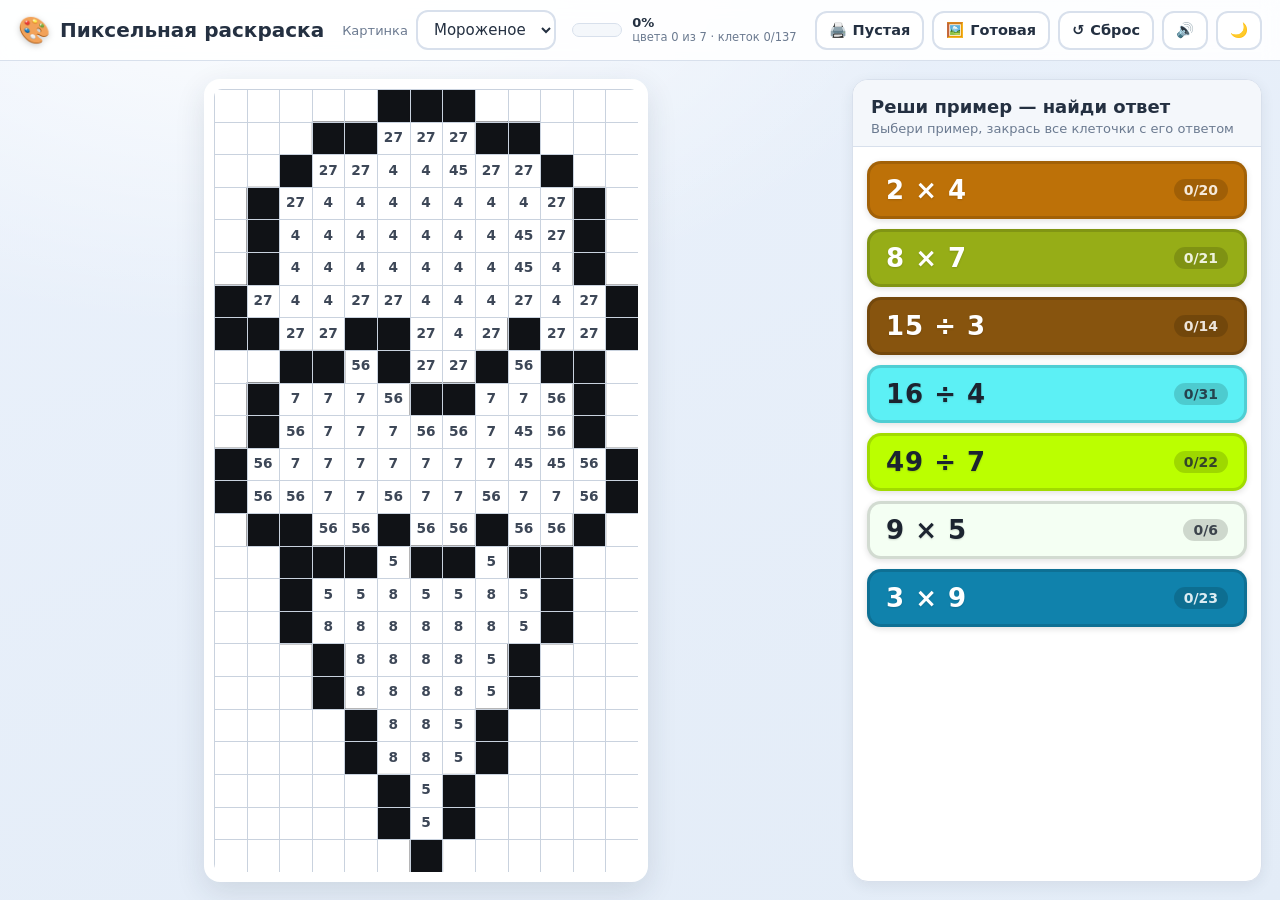
<file: index.html>
<!DOCTYPE html>
<html lang="ru">
<head>
  <meta charset="UTF-8" />
  <meta name="viewport" content="width=device-width, initial-scale=1.0, user-scalable=no" />
  <title>Раскраска по пикселям — учим таблицу умножения</title>
  <meta name="description" content="Детская раскраска по пикселям с примерами из таблицы умножения и деления" />
  <link rel="icon" href="data:image/svg+xml,<svg xmlns='http://www.w3.org/2000/svg' viewBox='0 0 100 100'><rect width='45' height='45' fill='%23e53935'/><rect x='55' width='45' height='45' fill='%23fdd835'/><rect y='55' width='45' height='45' fill='%2364b5f6'/><rect x='55' y='55' width='45' height='45' fill='%2366bb6a'/></svg>" />
  <link rel="stylesheet" href="css/style.css" />
</head>
<body>

  <!-- ================= Шапка: выбор картинки, прогресс, действия ================= -->
  <header class="app-header">
    <div class="brand">
      <span class="brand__logo">🎨</span>
      <span class="brand__name">Пиксельная раскраска</span>
    </div>

    <div class="header-controls">
      <label class="picture-select" title="Выбрать картинку">
        <span class="picture-select__label">Картинка</span>
        <select id="pictureSelect" aria-label="Выбор картинки"></select>
      </label>

      <div class="progress" title="Общий прогресс раскрашивания">
        <div class="progress__bar" role="progressbar" aria-valuemin="0" aria-valuemax="100" aria-valuenow="0">
          <div class="progress__fill" id="progressFill"></div>
        </div>
        <div class="progress__text">
          <span id="progressText">0%</span>
          <span class="progress__colors" id="progressColors">цвета 0 из 0</span>
        </div>
      </div>
    </div>

    <div class="header-actions">
      <button class="icon-btn" id="btnPrintBlank" title="Распечатать чистую раскраску (контуры и числа)">
        🖨️<span class="icon-btn__label">Пустая</span>
      </button>
      <button class="icon-btn" id="btnPrintFull" title="Распечатать полностью закрашенную картинку">
        🖼️<span class="icon-btn__label">Готовая</span>
      </button>
      <button class="icon-btn" id="btnReset" title="Сбросить раскрашенное">
        ↺<span class="icon-btn__label">Сброс</span>
      </button>
      <button class="icon-btn" id="btnSound" title="Включить или выключить звук" aria-pressed="true">🔊</button>
      <button class="icon-btn" id="btnTheme" title="Переключить светлую и тёмную тему">🌙</button>
    </div>
  </header>

  <!-- ================= Рабочая область: канвас (2/3) + панель цветов (1/3) ============ -->
  <main class="workspace">

    <section class="canvas-area" id="canvasArea">
      <div class="paper" id="paper">
        <canvas id="board" aria-label="Поле для раскрашивания"></canvas>
      </div>

      <div class="toast" id="toast" hidden></div>
    </section>

    <aside class="palette-panel">
      <div class="palette-panel__head">
        <h2>Реши пример — найди ответ</h2>
        <p class="palette-panel__sub">Выбери пример, закрась все клеточки с его ответом</p>
      </div>
      <div class="palette-buttons" id="paletteButtons" role="listbox" aria-label="Цвета с примерами"></div>
    </aside>

  </main>

  <!-- Окно «картинка готова» -->
  <div class="win-overlay" id="winOverlay" hidden>
    <div class="win-card">
      <div class="win-card__emoji">🎉</div>
      <h2 class="win-card__title">Ура! Картинка готова!</h2>
      <p class="win-card__text" id="winText"></p>
      <div class="win-card__buttons">
        <button class="btn btn--primary" id="winPrint">🖨️ Распечатать</button>
        <button class="btn" id="winChange">🖼️ Другая картинка</button>
        <button class="btn" id="winClose">Закрыть</button>
      </div>
    </div>
    <div class="confetti" id="confetti"></div>
  </div>

  <!-- Диалог подтверждения сброса -->
  <div class="modal" id="resetModal" hidden>
    <div class="modal__card">
      <h3>Сбросить раскраску?</h3>
      <p>Все закрашенные клеточки снова станут белыми.</p>
      <div class="modal__buttons">
        <button class="btn btn--danger" id="resetConfirm">Да, сбросить</button>
        <button class="btn" id="resetCancel">Отмена</button>
      </div>
    </div>
  </div>

  <!-- Скрытый iframe для печати (без всплывающих окон) -->
  <iframe id="printFrame" title="Печать" aria-hidden="true" tabindex="-1"></iframe>

  <!-- Порядок важен: данные → библиотеки → приложение -->
  <script src="js/embedded-art.js"></script>
  <script src="js/svg-rasterizer.js"></script>
  <script src="js/math-quiz.js"></script>
  <script src="js/audio.js"></script>
  <script src="js/app.js"></script>
</body>
</html>
</file>
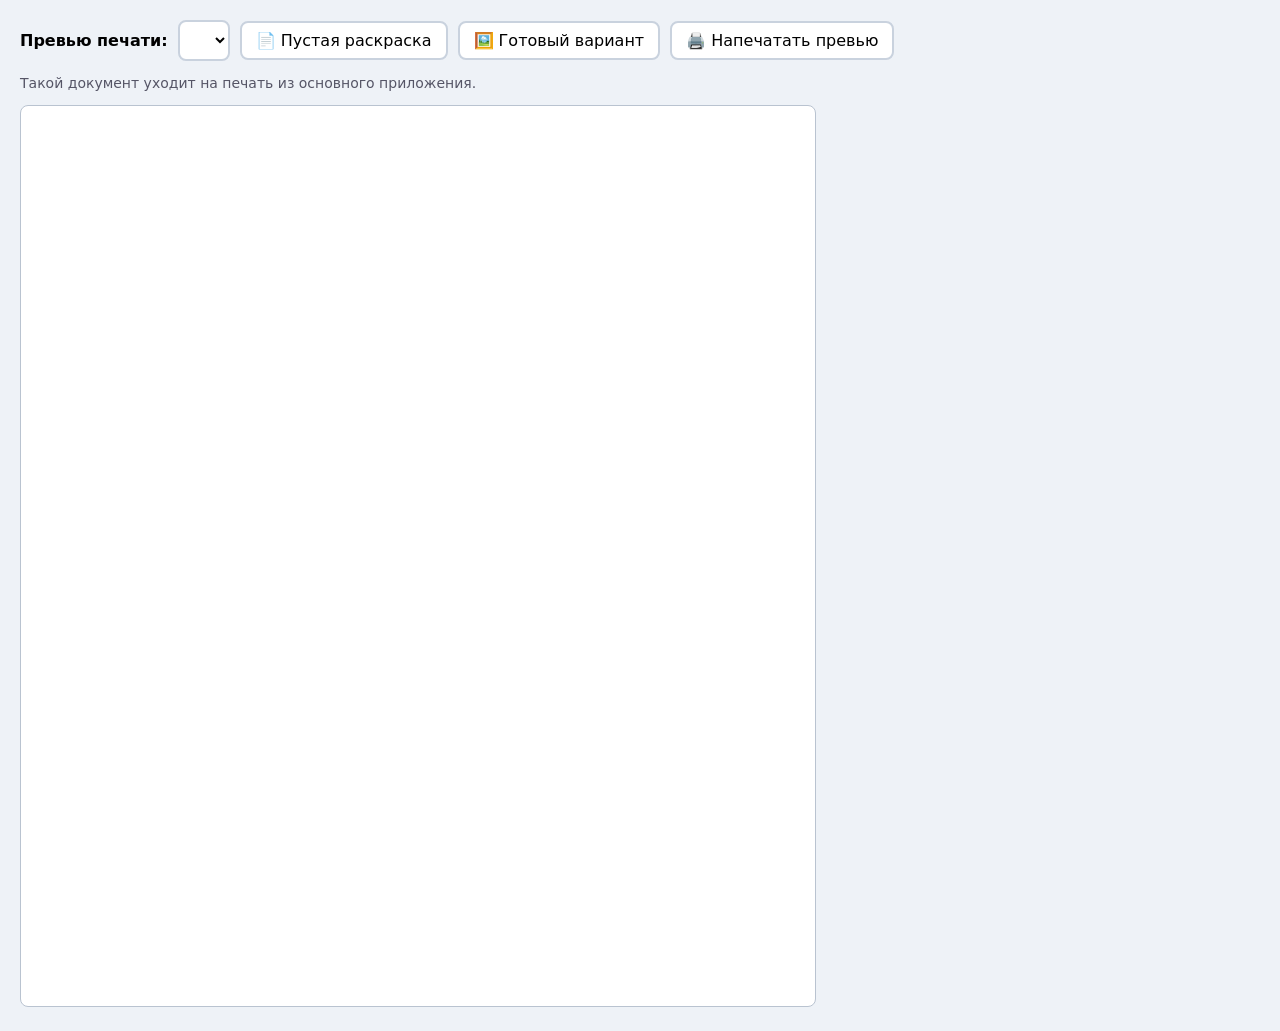
<file: tools/print-preview.html>
<!DOCTYPE html>
<html lang="ru">
<head>
  <meta charset="UTF-8" />
  <title>Превью печатных документов — dev-инструмент</title>
  <style>
    body { font-family: 'Segoe UI', system-ui, sans-serif; margin: 20px; background: #eef2f7; }
    .bar { display: flex; gap: 10px; align-items: center; margin-bottom: 14px; flex-wrap: wrap; }
    button, select { font: inherit; padding: 8px 14px; border-radius: 8px; border: 2px solid #c9d2de; background: #fff; cursor: pointer; }
    iframe { width: 794px; height: 900px; border: 1px solid #b9c3d0; background: #fff; border-radius: 8px; }
    p.hint { color: #556; font-size: 14px; }
  </style>
</head>
<body>
  <!--
    Служебная страница для разработчика: показывает точный HTML,
    который приложение отправляет на печать (без открытия диалога печати).
    Использует тот же код приложения (window.PixelApp.buildPrintDoc).
  -->
  <div class="bar">
    <strong>Превью печати:</strong>
    <select id="pic"></select>
    <button id="blank">📄 Пустая раскраска</button>
    <button id="full">🖼️ Готовый вариант</button>
    <button id="print">🖨️ Напечатать превью</button>
  </div>
  <p class="hint">Такой документ уходит на печать из основного приложения.</p>
  <iframe id="out"></iframe>

  <script src="../js/embedded-art.js"></script>
  <script src="../js/svg-rasterizer.js"></script>
  <script src="../js/math-quiz.js"></script>
  <script src="../js/audio.js"></script>
  <script src="../js/app.js"></script>
  <script>
    const out = document.getElementById('out');
    const pic = document.getElementById('pic');
    const load = async () => {
      await PixelApp.loadPicture(pic.value);
      show(lastMode);
    };
    let lastMode = 'blank';
    const show = (mode) => {
      if (!window.PixelApp || !PixelApp.state.pic) return;
      lastMode = mode;
      out.srcdoc = PixelApp.buildPrintDoc(mode);
    };
    document.getElementById('blank').addEventListener('click', () => show('blank'));
    document.getElementById('full').addEventListener('click', () => show('full'));
    document.getElementById('print').addEventListener('click', () => {
      show(lastMode);
      out.onload = () => setTimeout(() => out.contentWindow.print(), 100);
    });
    // Список картинок — ждём, пока приложение загрузит первую картинку.
    const fill = async () => {
      for (let i = 0; i < 100; i++) {
        if (window.PixelApp && PixelApp.state && PixelApp.state.pic) break;
        await new Promise((r) => setTimeout(r, 100));
      }
      if (!window.PixelApp || !PixelApp.state.pic) {
        document.querySelector('.hint').textContent = 'Ошибка: приложение не загрузилось.';
        return;
      }
      PixelApp.state.registry.forEach((r) => {
        const o = document.createElement('option');
        o.value = r.file;
        o.textContent = r.title;
        pic.appendChild(o);
      });
      pic.value = PixelApp.state.pic.file;
      show('blank');
    };
    pic.addEventListener('change', load);
    fill();
  </script>
</body>
</html>
</file>
<file: css/style.css>
/* ============================================================================
 * style.css — стили приложения «Раскраска по пикселям».
 *
 * Структура:
 *   1. Переменные тем (светлая/тёмная)
 *   2. Базовые стили и шапка
 *   3. Рабочая область: канвас (2/3 ширины) + панель цветов (1/3)
 *   4. Кнопки-цвета с примерами
 *   5. Подсказка, тосты, модальные окна, конфетти
 *   6. Адаптивность (планшеты и телефоны)
 * ==========================================================================*/

/* ------------------------- 1. Переменные тем ------------------------- */

:root {
  --bg: #eef2f7;
  --bg-gradient: radial-gradient(1200px 700px at 20% -10%, #ffffff 0%, transparent 60%),
    linear-gradient(160deg, #eaf1fb 0%, #e3ecf7 100%);
  --surface: #ffffff;
  --surface-2: #f4f7fb;
  --text: #243041;
  --text-muted: #6b7a90;
  --border: #d8e0ec;
  --accent: #4a7dff;
  --accent-soft: #e3ecff;
  --danger: #e5484d;
  --paper-bg: #ffffff;
  --shadow: 0 10px 30px rgba(36, 48, 65, 0.12);
  --shadow-soft: 0 4px 14px rgba(36, 48, 65, 0.08);
  --radius: 16px;
  color-scheme: light;
}

html[data-theme='dark'] {
  --bg: #171a21;
  --bg-gradient: radial-gradient(1200px 700px at 20% -10%, #232a38 0%, transparent 60%),
    linear-gradient(160deg, #171a21 0%, #12151b 100%);
  --surface: #212632;
  --surface-2: #1a1f29;
  --text: #e8edf5;
  --text-muted: #97a3b6;
  --border: #333c4d;
  --accent: #6b96ff;
  --accent-soft: #2a3550;
  --danger: #ff6b6e;
  --paper-bg: #ffffff; /* «лист» раскраски остаётся белым даже в тёмной теме */
  --shadow: 0 12px 34px rgba(0, 0, 0, 0.5);
  --shadow-soft: 0 4px 14px rgba(0, 0, 0, 0.4);
  color-scheme: dark;
}

/* ------------------------- 2. База и шапка ------------------------- */

* {
  box-sizing: border-box;
}

/* Атрибут hidden всегда прячет элемент, даже если класс задаёт display:flex */
[hidden] {
  display: none !important;
}

html,
body {
  height: 100%;
}

body {
  margin: 0;
  font-family: 'Segoe UI', system-ui, -apple-system, Roboto, 'Helvetica Neue', sans-serif;
  background: var(--bg-gradient);
  background-attachment: fixed;
  color: var(--text);
  display: flex;
  flex-direction: column;
  overflow: hidden; /* приложение занимает весь экран без прокрутки страницы */
  user-select: none;
  -webkit-user-select: none;
}

.app-header {
  display: flex;
  align-items: center;
  gap: 18px;
  flex-wrap: wrap;
  padding: 10px 18px;
  background: color-mix(in srgb, var(--surface) 88%, transparent);
  backdrop-filter: blur(8px);
  border-bottom: 1px solid var(--border);
  z-index: 5;
}

.brand {
  display: flex;
  align-items: center;
  gap: 10px;
  font-family: 'Comic Sans MS', 'Segoe UI', system-ui, sans-serif;
  font-weight: 700;
  font-size: 20px;
  white-space: nowrap;
}

.brand__logo {
  font-size: 26px;
  filter: drop-shadow(0 2px 3px rgba(0, 0, 0, 0.2));
}

.header-controls {
  display: flex;
  align-items: center;
  gap: 16px;
  flex: 1 1 320px;
  min-width: 0;
  flex-wrap: wrap;
}

.picture-select {
  display: flex;
  align-items: center;
  gap: 8px;
}

.picture-select__label {
  font-size: 13px;
  color: var(--text-muted);
}

.picture-select select {
  font: inherit;
  font-size: 15px;
  padding: 8px 12px;
  border-radius: 12px;
  border: 2px solid var(--border);
  background: var(--surface);
  color: var(--text);
  cursor: pointer;
  max-width: 200px;
  transition: border-color 0.15s;
}

.picture-select select:focus {
  outline: none;
  border-color: var(--accent);
}

/* Прогресс-бар */
.progress {
  display: flex;
  align-items: center;
  gap: 10px;
  flex: 1 1 180px;
  max-width: 340px;
  min-width: 160px;
}

.progress__bar {
  flex: 1;
  height: 14px;
  border-radius: 999px;
  background: var(--surface-2);
  border: 1px solid var(--border);
  overflow: hidden;
}

.progress__fill {
  height: 100%;
  width: 0%;
  border-radius: 999px;
  background: linear-gradient(90deg, #66bb6a, #43a047);
  transition: width 0.4s cubic-bezier(0.22, 1, 0.36, 1);
}

.progress__text {
  display: flex;
  flex-direction: column;
  line-height: 1.15;
  font-size: 13px;
  font-weight: 600;
  white-space: nowrap;
}

.progress__colors {
  font-weight: 500;
  font-size: 11.5px;
  color: var(--text-muted);
}

/* Кнопки шапки */
.header-actions {
  display: flex;
  gap: 8px;
  flex-wrap: wrap;
}

.icon-btn {
  display: inline-flex;
  align-items: center;
  gap: 6px;
  font: inherit;
  font-size: 14.5px;
  font-weight: 600;
  padding: 9px 12px;
  border-radius: 12px;
  border: 2px solid var(--border);
  background: var(--surface);
  color: var(--text);
  cursor: pointer;
  transition: transform 0.12s, border-color 0.15s, background 0.15s, box-shadow 0.15s;
}

.icon-btn:hover {
  border-color: var(--accent);
  transform: translateY(-1px);
  box-shadow: var(--shadow-soft);
}

.icon-btn:active {
  transform: translateY(0) scale(0.97);
}

/* ----------------- 3. Рабочая область: канвас + панель ----------------- */

.workspace {
  flex: 1;
  display: flex;
  min-height: 0; /* важно: позволяем flex-элементам сжиматься */
}

.canvas-area {
  flex: 2; /* картинка занимает 2/3 ширины */
  min-width: 0;
  position: relative;
  display: flex;
  align-items: center;
  justify-content: center;
  padding: 18px;
}

.paper {
  position: relative;
  background: var(--paper-bg);
  border-radius: var(--radius);
  box-shadow: var(--shadow);
  padding: 10px;
  line-height: 0;
  max-width: 100%;
  max-height: 100%;
}

#board {
  border-radius: 8px;
  cursor: crosshair;
  touch-action: none; /* рисуем пальцем сами, без прокрутки страницы */
  max-width: 100%;
  max-height: 100%;
}

.palette-panel {
  flex: 1; /* панель цветов — 1/3 ширины */
  min-width: 250px;
  max-width: 430px;
  display: flex;
  flex-direction: column;
  margin: 18px 18px 18px 0;
  background: var(--surface);
  border: 1px solid var(--border);
  border-radius: var(--radius);
  box-shadow: var(--shadow-soft);
  overflow: hidden;
}

.palette-panel__head {
  padding: 16px 18px 10px;
  border-bottom: 1px solid var(--border);
  background: var(--surface-2);
}

.palette-panel__head h2 {
  margin: 0 0 4px;
  font-size: 18px;
  font-family: 'Comic Sans MS', 'Segoe UI', system-ui, sans-serif;
}

.palette-panel__sub {
  margin: 0;
  font-size: 13px;
  color: var(--text-muted);
}

.palette-buttons {
  flex: 1;
  overflow-y: auto;
  padding: 14px;
  display: flex;
  flex-direction: column;
  gap: 10px;
}

/* --------------------- 4. Кнопки-цвета с примерами --------------------- */

.color-btn {
  --btn-bg: #888;
  --btn-fg: #fff;
  position: relative;
  display: flex;
  align-items: center;
  justify-content: space-between;
  gap: 10px;
  min-height: 58px;
  padding: 10px 16px;
  border: 3px solid rgba(0, 0, 0, 0.14);
  border-radius: 14px;
  background: var(--btn-bg);
  color: var(--btn-fg);
  font: inherit;
  cursor: pointer;
  transition: transform 0.15s cubic-bezier(0.34, 1.56, 0.64, 1), box-shadow 0.15s,
    border-color 0.15s, opacity 0.2s, filter 0.2s;
  box-shadow: 0 2px 6px rgba(0, 0, 0, 0.12);
}

.color-btn:hover:not(:disabled) {
  transform: translateY(-2px) scale(1.015);
  box-shadow: 0 6px 16px rgba(0, 0, 0, 0.2);
}

.color-btn:disabled {
  cursor: default;
}

.color-btn__expr {
  font-size: 26px;
  font-weight: 800;
  letter-spacing: 1px;
  font-variant-numeric: tabular-nums;
  text-shadow: 0 1px 2px rgba(0, 0, 0, 0.15);
}

/* Счётчик закрашенных клеток */
.color-btn__meta {
  display: flex;
  align-items: center;
  gap: 8px;
  font-size: 14px;
  font-weight: 700;
  opacity: 0.85;
}

.color-btn__count {
  background: rgba(0, 0, 0, 0.18);
  border-radius: 999px;
  padding: 3px 10px;
  font-variant-numeric: tabular-nums;
}

/* Галочка «цвет завершён» */
.color-btn__check {
  display: none;
  font-size: 20px;
}

.color-btn.done {
  filter: saturate(0.75);
  border-color: #43a047;
}

.color-btn.done .color-btn__expr {
  text-decoration: line-through;
  text-decoration-thickness: 3px;
}

.color-btn.done .color-btn__check {
  display: inline;
  animation: pop-in 0.35s cubic-bezier(0.34, 1.56, 0.64, 1);
}

.color-btn.done .color-btn__count {
  display: none;
}

/* Активный (выбранный) цвет: рамка, увеличение, тень */
.color-btn.active {
  transform: scale(1.045);
  border-color: var(--accent);
  box-shadow: 0 0 0 4px var(--accent-soft), 0 10px 22px rgba(0, 0, 0, 0.28);
  z-index: 1;
}

.color-btn.active::after {
  content: '✏️';
  position: absolute;
  top: -12px;
  right: -8px;
  font-size: 20px;
  animation: wiggle 1.6s ease-in-out infinite;
}

/* ------------- 5. Тосты, модальные окна, конфетти ------------- */

/* Всплывающее сообщение */
.toast {
  position: absolute;
  top: 16px;
  left: 50%;
  transform: translateX(-50%);
  padding: 10px 20px;
  background: rgba(33, 38, 50, 0.92);
  color: #fff;
  font-size: 15px;
  font-weight: 600;
  border-radius: 999px;
  box-shadow: var(--shadow);
  animation: toast-in 0.25s ease-out;
  z-index: 6;
  max-width: 90%;
  text-align: center;
}

/* Модальное окно сброса */
.modal {
  position: fixed;
  inset: 0;
  background: rgba(10, 14, 22, 0.55);
  display: flex;
  align-items: center;
  justify-content: center;
  z-index: 50;
  animation: fade-in 0.2s ease-out;
}

.modal__card {
  background: var(--surface);
  color: var(--text);
  border-radius: var(--radius);
  padding: 26px 30px;
  max-width: 380px;
  width: calc(100% - 40px);
  box-shadow: var(--shadow);
  text-align: center;
}

.modal__card h3 {
  margin: 0 0 8px;
  font-size: 20px;
}

.modal__card p {
  margin: 0 0 18px;
  color: var(--text-muted);
}

.modal__buttons,
.win-card__buttons {
  display: flex;
  gap: 10px;
  justify-content: center;
  flex-wrap: wrap;
}

.btn {
  font: inherit;
  font-weight: 700;
  padding: 10px 18px;
  border-radius: 12px;
  border: 2px solid var(--border);
  background: var(--surface);
  color: var(--text);
  cursor: pointer;
  transition: transform 0.12s, box-shadow 0.15s, border-color 0.15s;
}

.btn:hover {
  transform: translateY(-1px);
  box-shadow: var(--shadow-soft);
}

.btn--primary {
  background: var(--accent);
  border-color: var(--accent);
  color: #fff;
}

.btn--danger {
  background: var(--danger);
  border-color: var(--danger);
  color: #fff;
}

/* Экран победы */
.win-overlay {
  position: fixed;
  inset: 0;
  background: rgba(12, 16, 26, 0.66);
  display: flex;
  align-items: center;
  justify-content: center;
  z-index: 60;
  animation: fade-in 0.3s ease-out;
  overflow: hidden;
}

.win-card {
  position: relative;
  background: var(--surface);
  color: var(--text);
  border-radius: 22px;
  padding: 34px 40px;
  text-align: center;
  box-shadow: var(--shadow);
  animation: pop-in 0.45s cubic-bezier(0.34, 1.56, 0.64, 1);
  z-index: 2;
  max-width: calc(100% - 40px);
}

.win-card__emoji {
  font-size: 56px;
  animation: bounce-emoji 1s ease-in-out infinite alternate;
}

.win-card__title {
  margin: 10px 0 6px;
  font-size: 26px;
  font-family: 'Comic Sans MS', 'Segoe UI', system-ui, sans-serif;
}

.win-card__text {
  margin: 0 0 20px;
  color: var(--text-muted);
  font-size: 15px;
}

.win-card__buttons .btn {
  margin: 4px;
}

/* Конфетти */
.confetti {
  position: absolute;
  inset: 0;
  pointer-events: none;
  overflow: hidden;
}

.confetti i {
  position: absolute;
  top: -20px;
  width: 10px;
  height: 16px;
  border-radius: 3px;
  opacity: 0.9;
  animation: confetti-fall linear forwards;
}

/* Скрытый iframe печати */
#printFrame {
  position: fixed;
  right: 0;
  bottom: 0;
  width: 0;
  height: 0;
  border: 0;
  visibility: hidden;
}

/* --------------------------- Анимации --------------------------- */

@keyframes pop-in {
  from {
    transform: scale(0.6);
    opacity: 0;
  }
  to {
    transform: scale(1);
    opacity: 1;
  }
}

@keyframes fade-in {
  from {
    opacity: 0;
  }
  to {
    opacity: 1;
  }
}

@keyframes toast-in {
  from {
    transform: translateX(-50%) translateY(-12px);
    opacity: 0;
  }
  to {
    transform: translateX(-50%) translateY(0);
    opacity: 1;
  }
}

@keyframes wiggle {
  0%,
  100% {
    transform: rotate(-8deg);
  }
  50% {
    transform: rotate(10deg);
  }
}

@keyframes bounce-emoji {
  from {
    transform: translateY(0) scale(1);
  }
  to {
    transform: translateY(-10px) scale(1.08);
  }
}

@keyframes confetti-fall {
  from {
    transform: translateY(-20px) rotate(0deg);
  }
  to {
    transform: translateY(110vh) rotate(720deg);
    opacity: 0.6;
  }
}

/* ------------- 6. Адаптивность: планшеты и телефоны ------------- */

/* Планшет в портретной ориентации и узкие экраны: панель уходит вниз */
@media (max-width: 900px) {
  body {
    overflow: auto; /* странице можно прокручиваться */
  }

  .workspace {
    flex-direction: column;
  }

  .canvas-area {
    flex: none;
    min-height: 52vh;
    padding: 12px;
  }

  .palette-panel {
    flex: none;
    max-width: none;
    margin: 0 12px 12px;
    min-height: 180px;
    max-height: 44vh;
  }

  .palette-buttons {
    display: grid;
    grid-template-columns: repeat(auto-fill, minmax(190px, 1fr));
    gap: 10px;
    align-content: start;
  }

  .color-btn {
    min-height: 64px;
    flex-direction: column;
    justify-content: center;
    gap: 4px;
    padding: 10px;
  }

  .color-btn__expr {
    font-size: 24px;
  }

  .color-btn.active {
    transform: scale(1.03);
  }
}

@media (max-width: 640px) {
  .brand__name {
    display: none; /* оставляем только эмблему */
  }

  .icon-btn__label {
    display: none; /* только значки */
  }

  .icon-btn {
    padding: 9px 10px;
  }

  .picture-select__label {
    display: none;
  }

  .progress {
    flex-basis: 100%;
    order: 3;
  }
}

/* Уважение к настройке «уменьшенная анимация» */
@media (prefers-reduced-motion: reduce) {
  *,
  *::before,
  *::after {
    animation-duration: 0.01ms !important;
    transition-duration: 0.01ms !important;
  }
}
</file>
